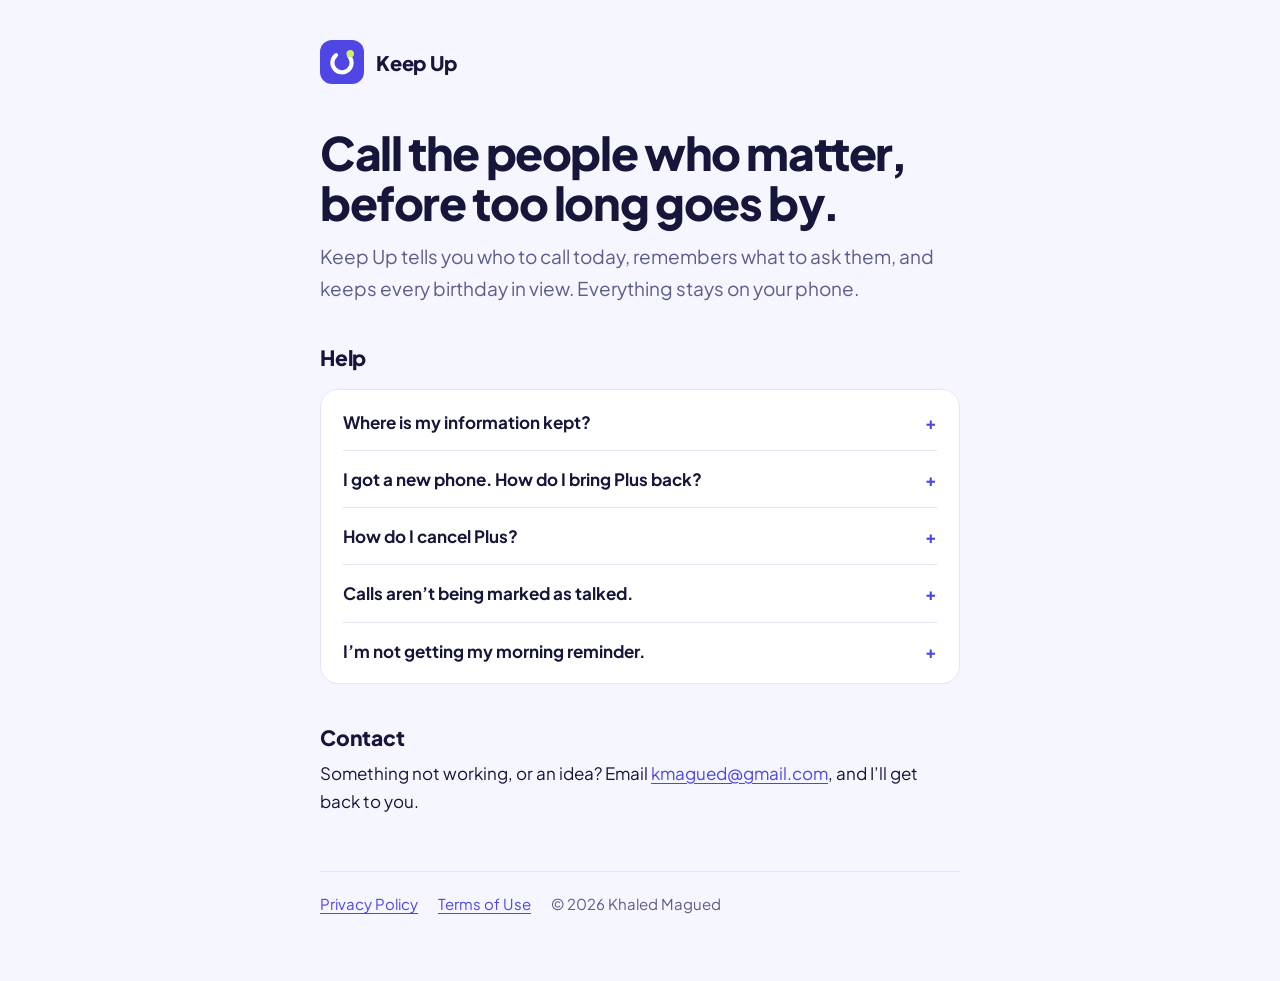
<file: index.html>
<!doctype html>
<html lang="en">
<head>
  <meta charset="utf-8">
  <meta name="viewport" content="width=device-width, initial-scale=1">
  <title>Keep Up · Support</title>
  <meta name="description" content="Keep Up tells you who to call today, so you stay close to the people who matter. Help and contact.">
  <link rel="icon" href="icon.png">
  <link rel="preconnect" href="https://fonts.googleapis.com">
  <link rel="preconnect" href="https://fonts.gstatic.com" crossorigin>
  <link href="https://fonts.googleapis.com/css2?family=Plus+Jakarta+Sans:wght@400;500;700;800&display=swap" rel="stylesheet">
  <link rel="stylesheet" href="style.css">
</head>
<body>
<main>
  <a class="brand" href="./">
    <svg viewBox="0 0 64 64" aria-hidden="true"><rect width="64" height="64" fill="#4F46E5"/><circle cx="32" cy="33" r="14" fill="none" stroke="#fff" stroke-width="6" stroke-linecap="round" stroke-dasharray="66 22" transform="rotate(-40 32 33)"/><circle cx="44" cy="20" r="5.5" fill="#C8F169"/></svg>
    Keep Up
  </a>

  <h1>Call the people who matter, before too long goes by.</h1>
  <p class="lede">Keep Up tells you who to call today, remembers what to ask them, and keeps every birthday in view. Everything stays on your phone.</p>

  <h2>Help</h2>
  <div class="card">
    <details>
      <summary>Where is my information kept?</summary>
      <p>On your phone, in Keep Up’s own storage. There are no accounts and no servers. Your phone’s backup (iCloud or Google) includes it if you have that turned on. With Plus you can also save a backup file anywhere you like.</p>
    </details>
    <details>
      <summary>I got a new phone. How do I bring Plus back?</summary>
      <p>Sign in with the same Apple ID or Google account, open Keep Up, and tap Keep Up Plus › Restore purchases.</p>
    </details>
    <details>
      <summary>How do I cancel Plus?</summary>
      <p>On iPhone: Settings › your name › Subscriptions › Keep Up Plus. On Android: Google Play › Payments &amp; subscriptions › Subscriptions. Plus stays on until the end of the period you paid for.</p>
    </details>
    <details>
      <summary>Calls aren’t being marked as talked.</summary>
      <p>Start the call from Keep Up, so it can notice when the call connects. If it can’t tell, it asks “Did you reach them?” when you come back. On Android, you can also turn on “Use call log” in Settings.</p>
    </details>
    <details>
      <summary>I’m not getting my morning reminder.</summary>
      <p>Check that notifications are allowed for Keep Up in your phone’s Settings, and that the time in Keep Up › Settings › Morning reminder is right.</p>
    </details>
  </div>

  <h2>Contact</h2>
  <p>Something not working, or an idea? Email <a href="mailto:kmagued@gmail.com">kmagued@gmail.com</a>, and I’ll get back to you.</p>

  <footer>
    <a href="privacy.html">Privacy Policy</a>
    <a href="https://www.apple.com/legal/internet-services/itunes/dev/stdeula/">Terms of Use</a>
    <span>© 2026 Khaled Magued</span>
  </footer>
</main>
</body>
</html>
</file>
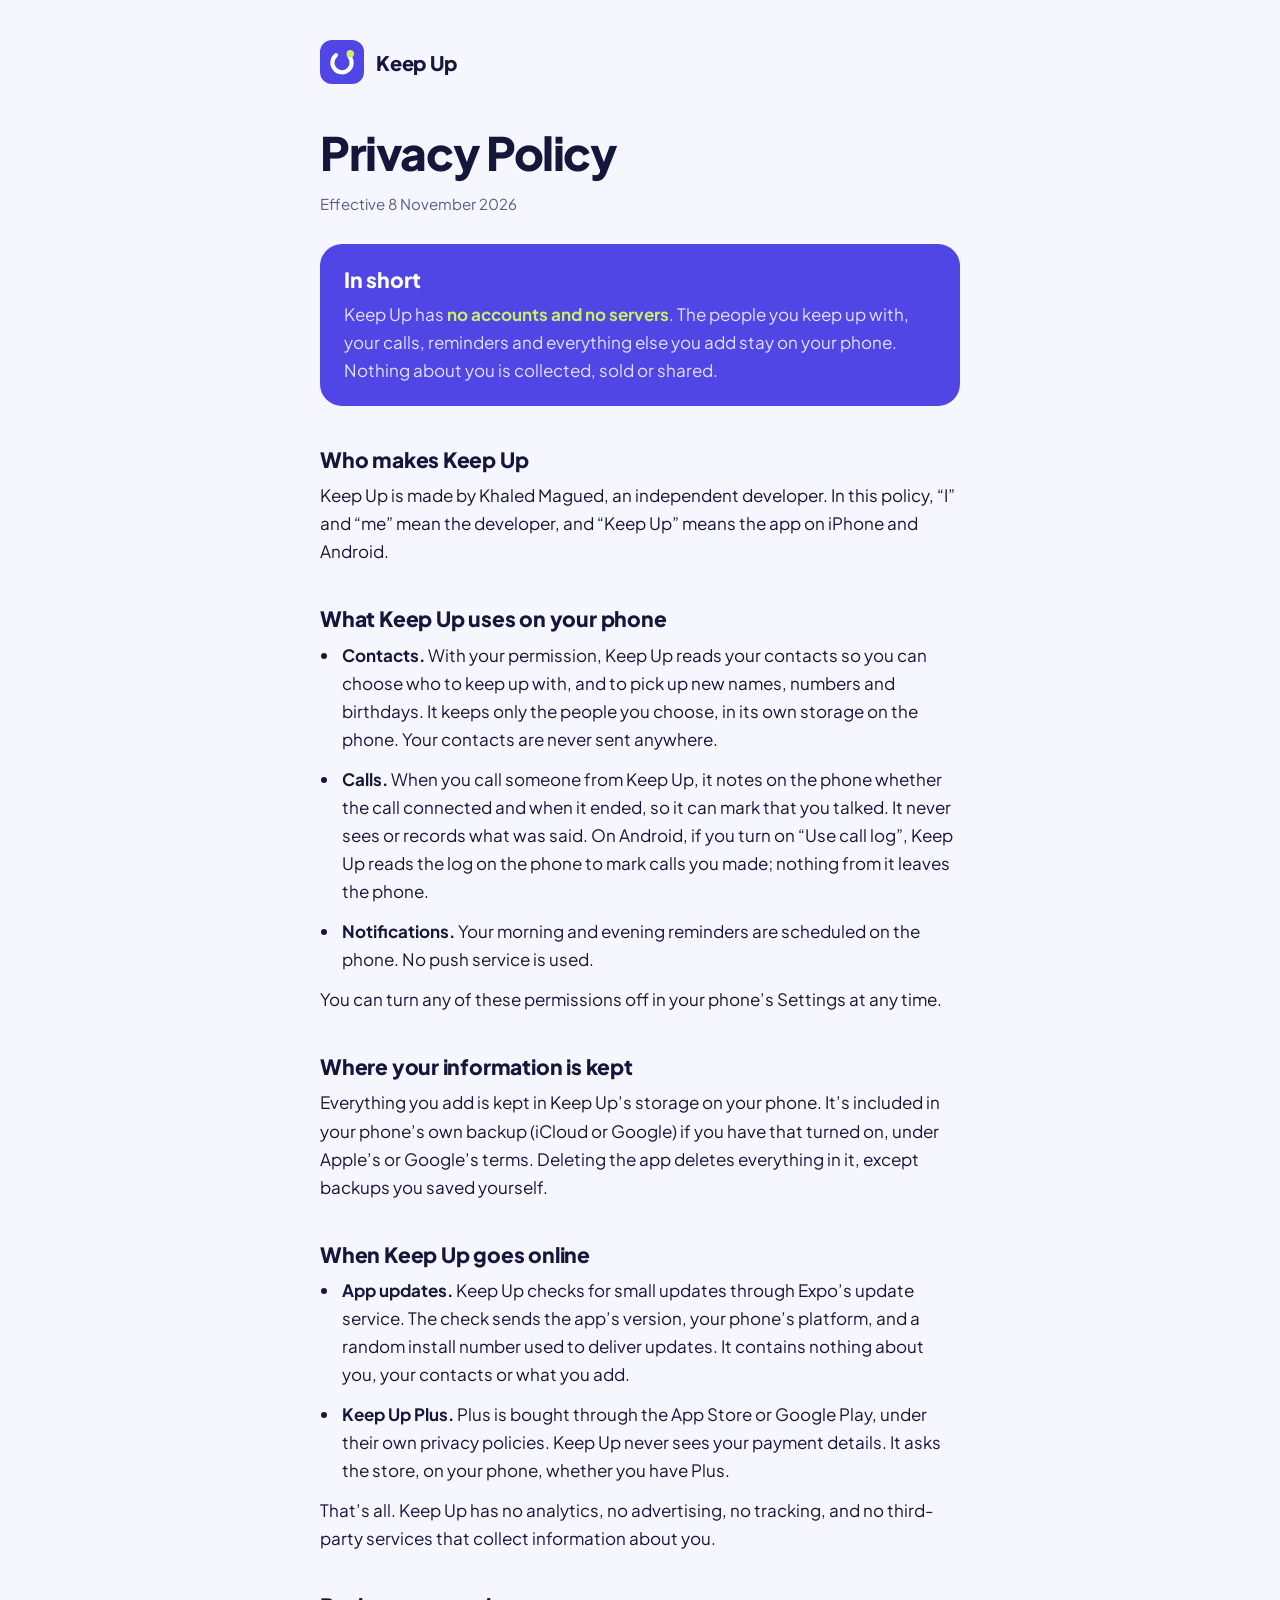
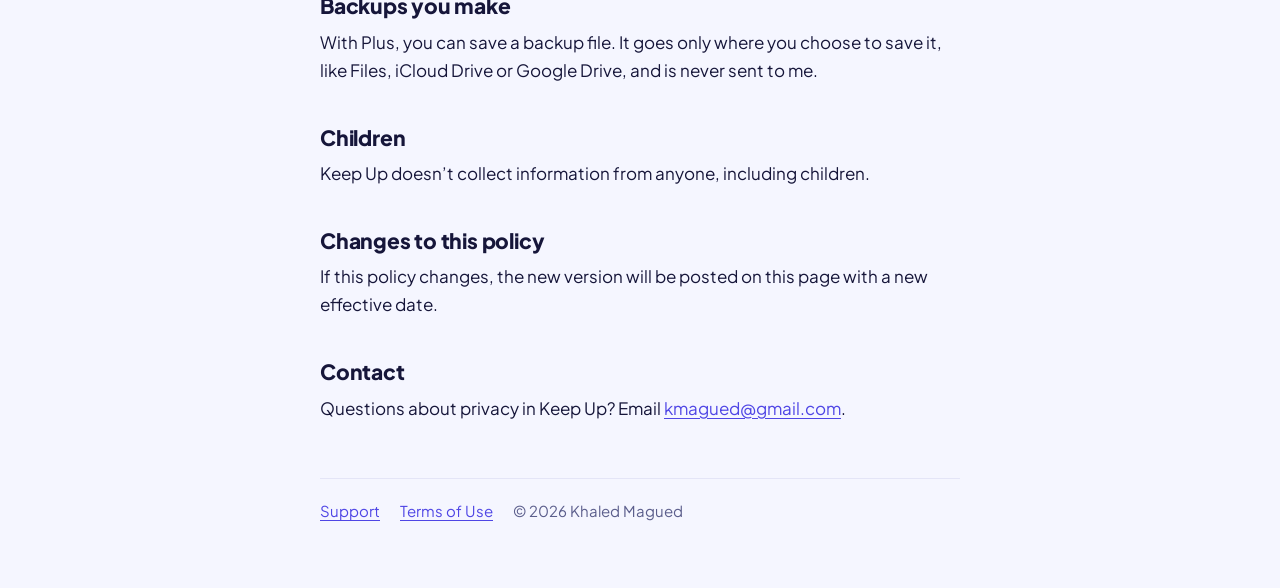
<file: privacy.html>
<!doctype html>
<html lang="en">
<head>
  <meta charset="utf-8">
  <meta name="viewport" content="width=device-width, initial-scale=1">
  <title>Privacy Policy · Keep Up</title>
  <meta name="description" content="Keep Up has no accounts and no servers. What it uses on your phone, and the little that goes online.">
  <link rel="icon" href="icon.png">
  <link rel="preconnect" href="https://fonts.googleapis.com">
  <link rel="preconnect" href="https://fonts.gstatic.com" crossorigin>
  <link href="https://fonts.googleapis.com/css2?family=Plus+Jakarta+Sans:wght@400;500;700;800&display=swap" rel="stylesheet">
  <link rel="stylesheet" href="style.css">
</head>
<body>
<main>
  <a class="brand" href="./">
    <svg viewBox="0 0 64 64" aria-hidden="true"><rect width="64" height="64" fill="#4F46E5"/><circle cx="32" cy="33" r="14" fill="none" stroke="#fff" stroke-width="6" stroke-linecap="round" stroke-dasharray="66 22" transform="rotate(-40 32 33)"/><circle cx="44" cy="20" r="5.5" fill="#C8F169"/></svg>
    Keep Up
  </a>

  <h1>Privacy Policy</h1>
  <p class="meta">Effective 8 November 2026</p>

  <section class="summary" aria-label="In short">
    <h2>In short</h2>
    <p>Keep Up has <strong>no accounts and no servers</strong>. The people you keep up with, your calls, reminders and everything else you add stay on your phone. Nothing about you is collected, sold or shared.</p>
  </section>

  <h2>Who makes Keep Up</h2>
  <p>Keep Up is made by Khaled Magued, an independent developer. In this policy, “I” and “me” mean the developer, and “Keep Up” means the app on iPhone and Android.</p>

  <h2>What Keep Up uses on your phone</h2>
  <ul>
    <li><strong>Contacts.</strong> With your permission, Keep Up reads your contacts so you can choose who to keep up with, and to pick up new names, numbers and birthdays. It keeps only the people you choose, in its own storage on the phone. Your contacts are never sent anywhere.</li>
    <li><strong>Calls.</strong> When you call someone from Keep Up, it notes on the phone whether the call connected and when it ended, so it can mark that you talked. It never sees or records what was said. On Android, if you turn on “Use call log”, Keep Up reads the log on the phone to mark calls you made; nothing from it leaves the phone.</li>
    <li><strong>Notifications.</strong> Your morning and evening reminders are scheduled on the phone. No push service is used.</li>
  </ul>
  <p>You can turn any of these permissions off in your phone’s Settings at any time.</p>

  <h2>Where your information is kept</h2>
  <p>Everything you add is kept in Keep Up’s storage on your phone. It’s included in your phone’s own backup (iCloud or Google) if you have that turned on, under Apple’s or Google’s terms. Deleting the app deletes everything in it, except backups you saved yourself.</p>

  <h2>When Keep Up goes online</h2>
  <ul>
    <li><strong>App updates.</strong> Keep Up checks for small updates through Expo’s update service. The check sends the app’s version, your phone’s platform, and a random install number used to deliver updates. It contains nothing about you, your contacts or what you add.</li>
    <li><strong>Keep Up Plus.</strong> Plus is bought through the App Store or Google Play, under their own privacy policies. Keep Up never sees your payment details. It asks the store, on your phone, whether you have Plus.</li>
  </ul>
  <p>That’s all. Keep Up has no analytics, no advertising, no tracking, and no third-party services that collect information about you.</p>

  <h2>Backups you make</h2>
  <p>With Plus, you can save a backup file. It goes only where you choose to save it, like Files, iCloud Drive or Google Drive, and is never sent to me.</p>

  <h2>Children</h2>
  <p>Keep Up doesn’t collect information from anyone, including children.</p>

  <h2>Changes to this policy</h2>
  <p>If this policy changes, the new version will be posted on this page with a new effective date.</p>

  <h2>Contact</h2>
  <p>Questions about privacy in Keep Up? Email <a href="mailto:kmagued@gmail.com">kmagued@gmail.com</a>.</p>

  <footer>
    <a href="./">Support</a>
    <a href="https://www.apple.com/legal/internet-services/itunes/dev/stdeula/">Terms of Use</a>
    <span>© 2026 Khaled Magued</span>
  </footer>
</main>
</body>
</html>
</file>
<file: style.css>
:root {
  --bg: #f5f6ff;
  --card: #ffffff;
  --ink: #16163a;
  --muted: #5b5e8c;
  --brand: #4f46e5;
  --lime: #c8f169;
  --rule: #e4e5f7;
}
@media (prefers-color-scheme: dark) {
  :root {
    --bg: #0e0f24;
    --card: #1a1b3a;
    --ink: #eef0ff;
    --muted: #a3a6d0;
    --brand: #8c85ff;
    --rule: #2a2c55;
  }
}
* { box-sizing: border-box; }
html { -webkit-text-size-adjust: 100%; }
body {
  margin: 0;
  background: var(--bg);
  color: var(--ink);
  font: 17px/1.65 'Plus Jakarta Sans', -apple-system, BlinkMacSystemFont, 'Segoe UI', sans-serif;
  -webkit-font-smoothing: antialiased;
}
main { max-width: 680px; margin: 0 auto; padding: 40px 20px 64px; }
a { color: var(--brand); text-underline-offset: 3px; }
a:focus-visible { outline: 3px solid var(--brand); outline-offset: 3px; border-radius: 4px; }

.brand { display: flex; align-items: center; gap: 12px; text-decoration: none; color: var(--ink); font-weight: 800; font-size: 20px; letter-spacing: -0.01em; }
.brand svg { width: 44px; height: 44px; border-radius: 12px; flex: none; }

h1 { font-size: clamp(34px, 7vw, 46px); line-height: 1.08; letter-spacing: -0.03em; font-weight: 800; margin: 44px 0 14px; text-wrap: balance; }
h2 { font-size: 21px; line-height: 1.3; letter-spacing: -0.01em; font-weight: 800; margin: 40px 0 8px; }
p, li { margin: 0 0 12px; }
ul { padding-left: 1.2em; margin: 0 0 12px; }
li { padding-left: 2px; }
.lede { font-size: 19px; color: var(--muted); max-width: 34em; }
.meta { color: var(--muted); font-size: 15px; }

/* The short version: the one place the page raises its voice. */
.summary { margin: 28px 0 8px; padding: 22px 24px; background: #4f46e5; color: #fff; border-radius: 22px; }
.summary h2 { margin: 0 0 6px; color: #fff; }
.summary p { margin: 0; color: #e3e1ff; }
.summary strong { color: var(--lime); font-weight: 700; }

.card { background: var(--card); border: 1px solid var(--rule); border-radius: 18px; padding: 4px 22px; margin: 18px 0; }
.card details { border-top: 1px solid var(--rule); padding: 14px 0; }
.card details:first-child { border-top: 0; }
.card summary { cursor: pointer; font-weight: 700; list-style: none; display: flex; justify-content: space-between; gap: 12px; }
.card summary::-webkit-details-marker { display: none; }
.card summary::after { content: '+'; color: var(--brand); font-weight: 800; }
.card details[open] summary::after { content: '–'; }
.card details p { margin: 10px 0 0; color: var(--muted); }

footer { margin-top: 56px; padding-top: 20px; border-top: 1px solid var(--rule); display: flex; flex-wrap: wrap; gap: 8px 20px; font-size: 15px; color: var(--muted); }
</file>
